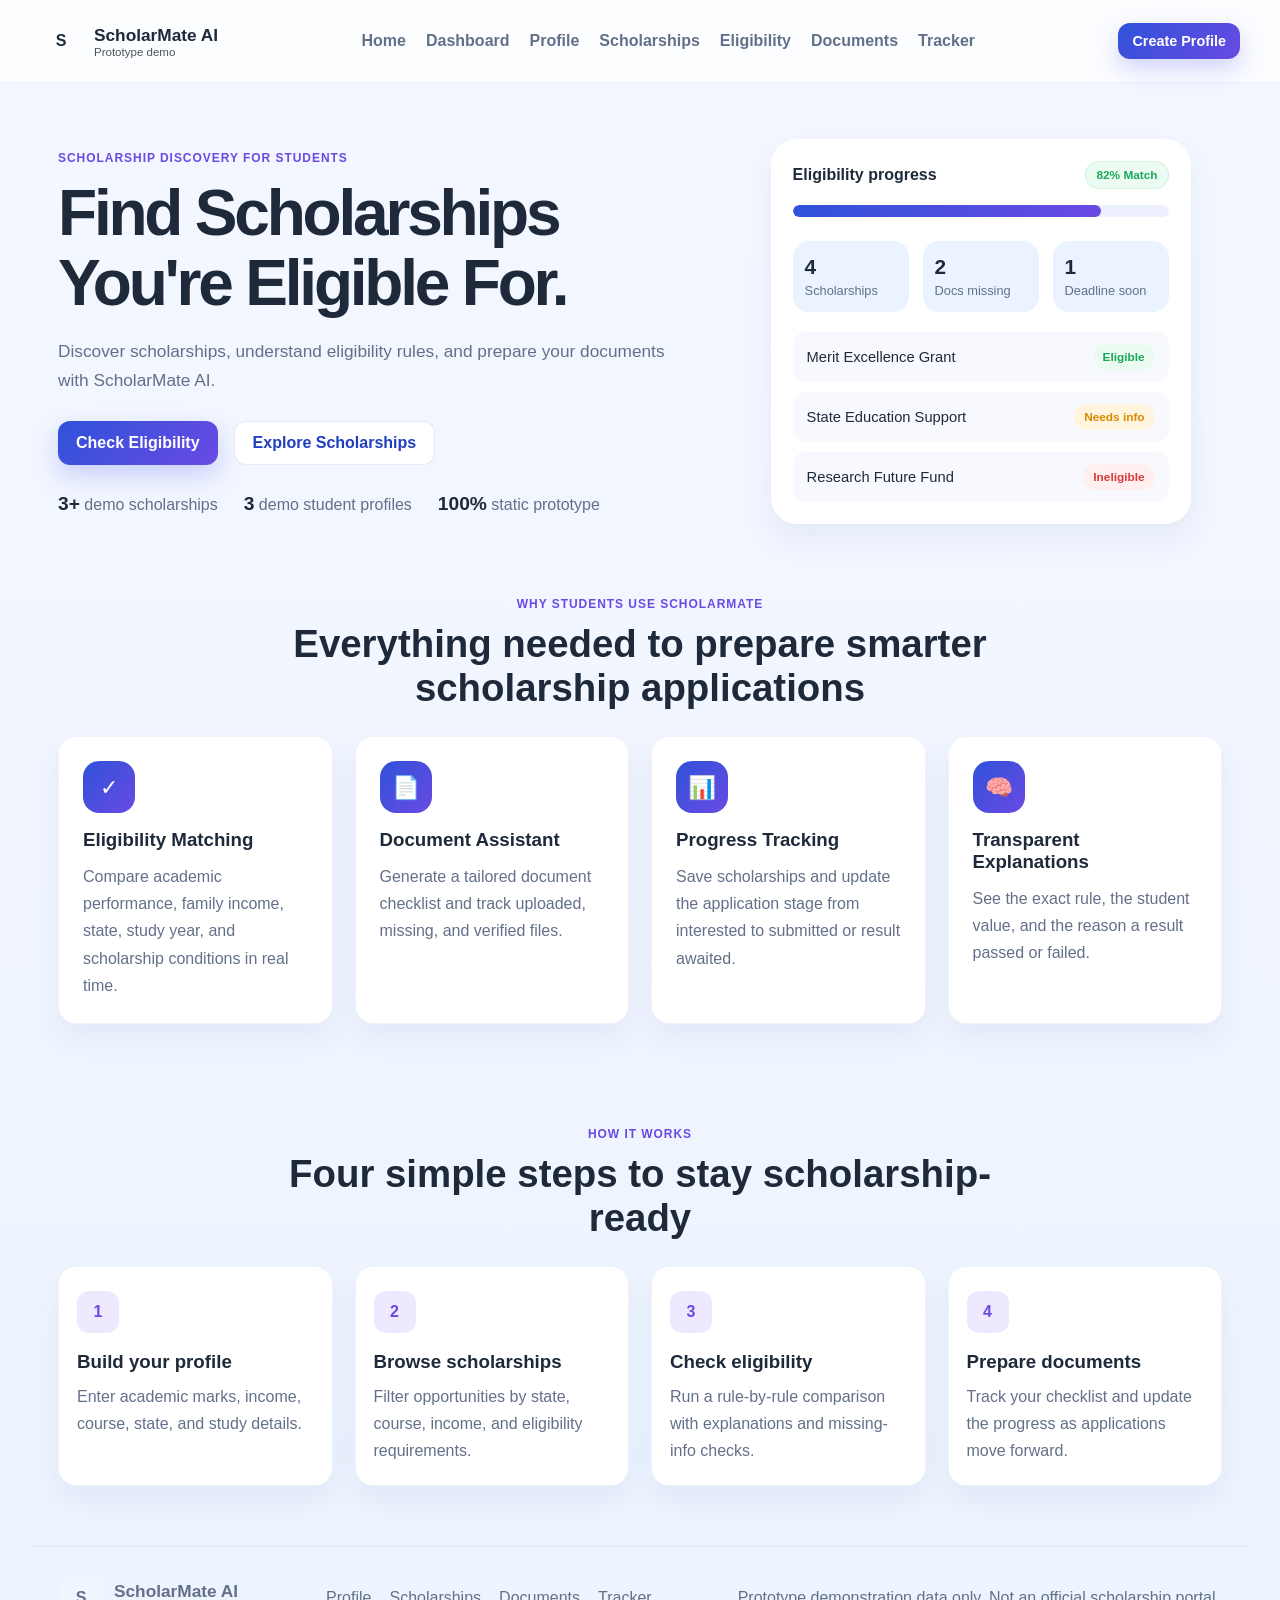
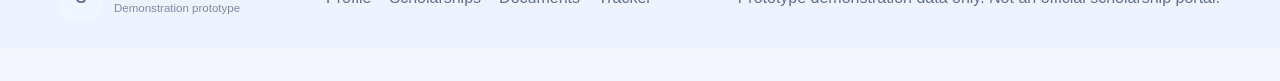
<file: index.html>
<!DOCTYPE html>
<html lang="en">
<head>
  <meta charset="UTF-8" />
  <meta name="viewport" content="width=device-width, initial-scale=1.0" />
  <title>ScholarMate AI</title>
  <meta name="description" content="ScholarMate AI - scholarship eligibility and document assistant prototype." />
  <link rel="stylesheet" href="./css/style.css" />
</head>
<body class="landing-page">
  <header class="topbar">
    <div class="brand-wrap">
      <div class="brand-mark">S</div>
      <div>
        <div class="brand-name">ScholarMate AI</div>
        <div class="brand-subtitle">Prototype demo</div>
      </div>
    </div>

    <nav class="top-nav">
      <a href="./index.html">Home</a>
      <a href="./dashboard.html">Dashboard</a>
      <a href="./profile.html">Profile</a>
      <a href="./scholarships.html">Scholarships</a>
      <a href="./eligibility.html">Eligibility</a>
      <a href="./documents.html">Documents</a>
      <a href="./tracker.html">Tracker</a>
    </nav>

    <a class="button button-primary small" href="./profile.html">Create Profile</a>
  </header>

  <main>
    <section class="hero">
      <div class="hero-copy">
        <span class="eyebrow">Scholarship discovery for students</span>
        <h1>Find Scholarships You're Eligible For.</h1>
        <p>
          Discover scholarships, understand eligibility rules, and prepare your documents with ScholarMate AI.
        </p>

        <div class="hero-actions">
          <a class="button button-primary" href="./eligibility.html">Check Eligibility</a>
          <a class="button button-secondary" href="./scholarships.html">Explore Scholarships</a>
        </div>

        <div class="hero-meta">
          <div><strong>3+</strong> demo scholarships</div>
          <div><strong>3</strong> demo student profiles</div>
          <div><strong>100%</strong> static prototype</div>
        </div>
      </div>

      <div class="hero-visual">
        <div class="dashboard-mini">
          <div class="mini-header">
            <span>Eligibility progress</span>
            <span class="badge badge-success">82% Match</span>
          </div>

          <div class="mini-progress">
            <div class="mini-progress-bar" style="width:82%"></div>
          </div>

          <div class="mini-stats">
            <div class="mini-stat">
              <strong>4</strong>
              <span>Scholarships</span>
            </div>
            <div class="mini-stat">
              <strong>2</strong>
              <span>Docs missing</span>
            </div>
            <div class="mini-stat">
              <strong>1</strong>
              <span>Deadline soon</span>
            </div>
          </div>

          <div class="mini-list">
            <div class="mini-item">
              <span>Merit Excellence Grant</span>
              <span class="status status-green">Eligible</span>
            </div>
            <div class="mini-item">
              <span>State Education Support</span>
              <span class="status status-orange">Needs info</span>
            </div>
            <div class="mini-item">
              <span>Research Future Fund</span>
              <span class="status status-red">Ineligible</span>
            </div>
          </div>
        </div>
      </div>
    </section>

    <section class="features">
      <div class="section-heading">
        <span class="eyebrow">Why students use ScholarMate</span>
        <h2>Everything needed to prepare smarter scholarship applications</h2>
      </div>

      <div class="feature-grid">
        <article class="feature-card">
          <div class="feature-icon">✓</div>
          <h3>Eligibility Matching</h3>
          <p>Compare academic performance, family income, state, study year, and scholarship conditions in real time.</p>
        </article>

        <article class="feature-card">
          <div class="feature-icon">📄</div>
          <h3>Document Assistant</h3>
          <p>Generate a tailored document checklist and track uploaded, missing, and verified files.</p>
        </article>

        <article class="feature-card">
          <div class="feature-icon">📊</div>
          <h3>Progress Tracking</h3>
          <p>Save scholarships and update the application stage from interested to submitted or result awaited.</p>
        </article>

        <article class="feature-card">
          <div class="feature-icon">🧠</div>
          <h3>Transparent Explanations</h3>
          <p>See the exact rule, the student value, and the reason a result passed or failed.</p>
        </article>
      </div>
    </section>

    <section class="how-it-works">
      <div class="section-heading">
        <span class="eyebrow">How it works</span>
        <h2>Four simple steps to stay scholarship-ready</h2>
      </div>

      <div class="steps">
        <div class="step-card">
          <div class="step-number">1</div>
          <h3>Build your profile</h3>
          <p>Enter academic marks, income, course, state, and study details.</p>
        </div>

        <div class="step-card">
          <div class="step-number">2</div>
          <h3>Browse scholarships</h3>
          <p>Filter opportunities by state, course, income, and eligibility requirements.</p>
        </div>

        <div class="step-card">
          <div class="step-number">3</div>
          <h3>Check eligibility</h3>
          <p>Run a rule-by-rule comparison with explanations and missing-info checks.</p>
        </div>

        <div class="step-card">
          <div class="step-number">4</div>
          <h3>Prepare documents</h3>
          <p>Track your checklist and update the progress as applications move forward.</p>
        </div>
      </div>
    </section>
  </main>

  <footer class="site-footer">
    <div class="footer-brand">
      <div class="brand-mark">S</div>
      <div>
        <div class="brand-name">ScholarMate AI</div>
        <div class="brand-subtitle">Demonstration prototype</div>
      </div>
    </div>

    <div class="footer-links">
      <a href="./profile.html">Profile</a>
      <a href="./scholarships.html">Scholarships</a>
      <a href="./documents.html">Documents</a>
      <a href="./tracker.html">Tracker</a>
    </div>

    <p>Prototype demonstration data only. Not an official scholarship portal.</p>
  </footer>

  <script src="./js/app.js"></script>
</body>
</html>
</file>
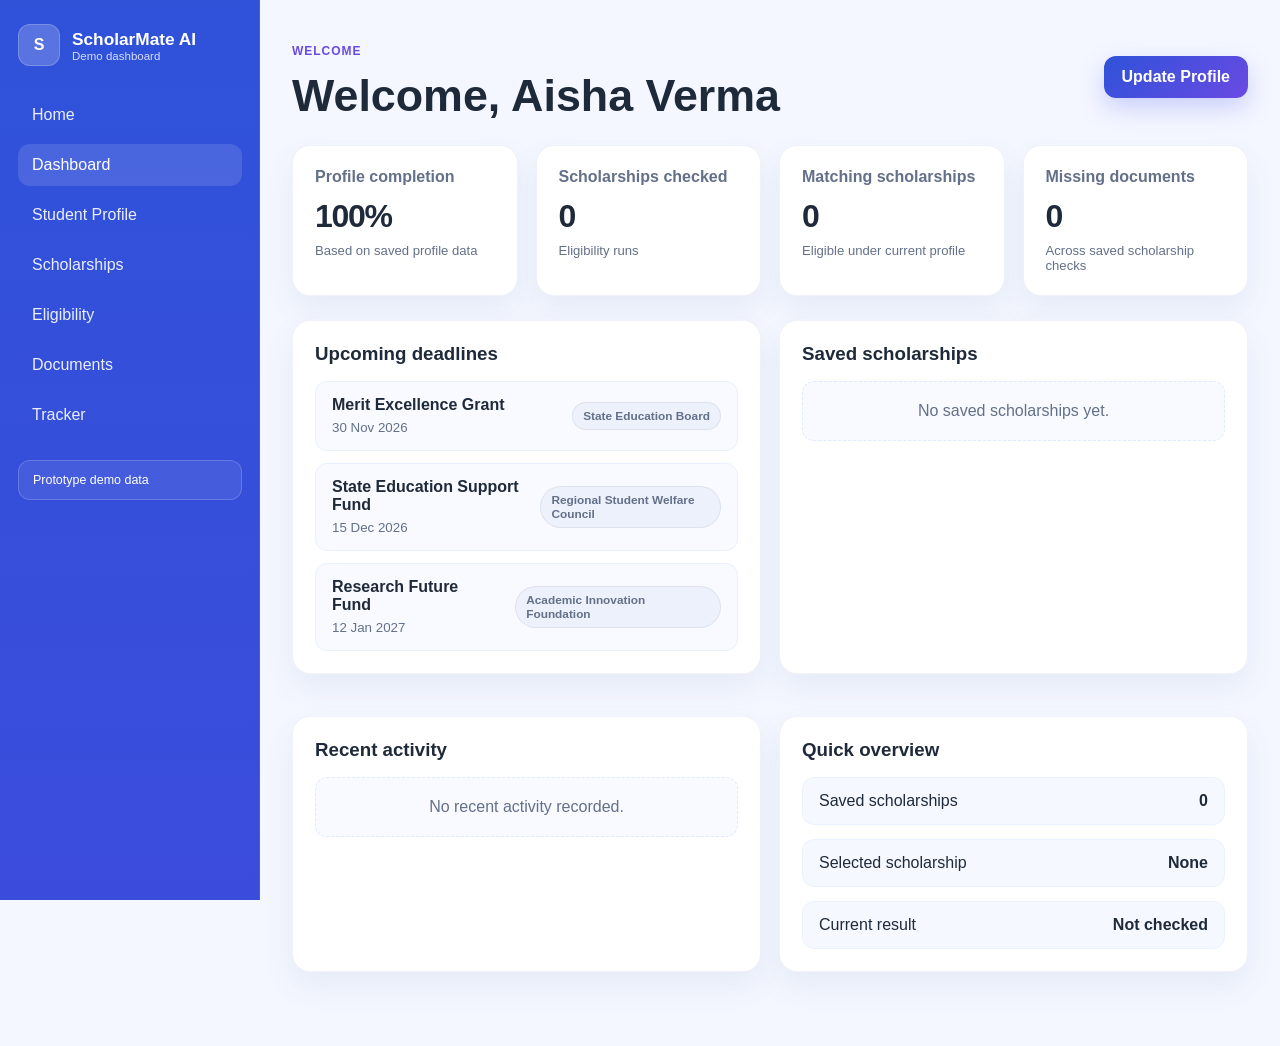
<file: dashboard.html>
<!DOCTYPE html>
<html lang="en">
<head>
  <meta charset="UTF-8" />
  <meta name="viewport" content="width=device-width, initial-scale=1.0" />
  <title>Dashboard | ScholarMate AI</title>
  <link rel="stylesheet" href="./css/style.css" />
</head>
<body>
  <div class="app-shell">
    <aside class="sidebar">
      <div class="brand">
        <div class="brand-mark">S</div>
        <div>
          <div class="brand-name">ScholarMate AI</div>
          <div class="brand-subtitle">Demo dashboard</div>
        </div>
      </div>

      <nav class="sidebar-nav">
        <a href="./index.html">Home</a>
        <a class="active" href="./dashboard.html">Dashboard</a>
        <a href="./profile.html">Student Profile</a>
        <a href="./scholarships.html">Scholarships</a>
        <a href="./eligibility.html">Eligibility</a>
        <a href="./documents.html">Documents</a>
        <a href="./tracker.html">Tracker</a>
      </nav>

      <div class="sidebar-badge">
        Prototype demo data
      </div>
    </aside>

    <main class="page-content">
      <header class="page-header">
        <div>
          <p class="eyebrow">Welcome</p>
          <h1 id="welcome-name">Student Dashboard</h1>
        </div>
        <a class="button button-primary" href="./profile.html">Update Profile</a>
      </header>

      <section class="stats-grid">
        <article class="stat-card">
          <div class="stat-label">Profile completion</div>
          <div class="stat-value" id="profile-completion">0%</div>
          <div class="stat-trend">Based on saved profile data</div>
        </article>

        <article class="stat-card">
          <div class="stat-label">Scholarships checked</div>
          <div class="stat-value" id="scholarships-checked">0</div>
          <div class="stat-trend">Eligibility runs</div>
        </article>

        <article class="stat-card">
          <div class="stat-label">Matching scholarships</div>
          <div class="stat-value" id="matching-scholarships">0</div>
          <div class="stat-trend">Eligible under current profile</div>
        </article>

        <article class="stat-card">
          <div class="stat-label">Missing documents</div>
          <div class="stat-value" id="missing-documents">0</div>
          <div class="stat-trend">Across saved scholarship checks</div>
        </article>
      </section>

      <section class="dashboard-grid">
        <article class="panel">
          <div class="panel-header">
            <h3>Upcoming deadlines</h3>
          </div>
          <div id="deadline-list" class="list-stack"></div>
        </article>

        <article class="panel">
          <div class="panel-header">
            <h3>Saved scholarships</h3>
          </div>
          <div id="saved-scholarships-list" class="list-stack"></div>
        </article>
      </section>

      <section class="dashboard-grid">
        <article class="panel">
          <div class="panel-header">
            <h3>Recent activity</h3>
          </div>
          <div id="recent-activity" class="list-stack"></div>
        </article>

        <article class="panel">
          <div class="panel-header">
            <h3>Quick overview</h3>
          </div>
          <div class="quick-overview">
            <div class="overview-item">
              <span>Saved scholarships</span>
              <strong id="saved-count">0</strong>
            </div>
            <div class="overview-item">
              <span>Selected scholarship</span>
              <strong id="selected-scholarship">None</strong>
            </div>
            <div class="overview-item">
              <span>Current result</span>
              <strong id="current-result">Not checked</strong>
            </div>
          </div>
        </article>
      </section>
    </main>
  </div>

  <script src="./js/app.js"></script>
  <script>
    document.addEventListener('DOMContentLoaded', async () => {
      await fetchScholarships();
      const profile = getProfile();
      const welcome = document.getElementById('welcome-name');
      welcome.textContent = `Welcome, ${profile.name || 'Student'}`;

      const completion = calculateProfileCompletion(profile);
      document.getElementById('profile-completion').textContent = completion + '%';

      const totalChecked = getEligibilityHistory().length;
      const matching = getEligibilityHistory().filter(item => item.result === 'ELIGIBLE_FOR_LISTED_RULES').length;
      document.getElementById('scholarships-checked').textContent = totalChecked;
      document.getElementById('matching-scholarships').textContent = matching;

      const saved = getSavedScholarships();
      document.getElementById('saved-count').textContent = saved.length;

      const docs = getDocumentStatuses();
      let missing = 0;
      Object.values(docs).forEach(item => {
        Object.values(item || {}).forEach(status => {
          if (status === 'missing') missing++;
        });
      });
      document.getElementById('missing-documents').textContent = missing;

      const scholarships = getScholarships();
      const deadlineList = document.getElementById('deadline-list');
      const upcoming = [...scholarships].sort((a, b) => new Date(a.deadline) - new Date(b.deadline)).slice(0, 4);

      deadlineList.innerHTML = upcoming.length
        ? upcoming.map(s => `
          <div class="list-item">
            <div>
              <strong>${s.name}</strong>
              <small>${formatDate(s.deadline)}</small>
            </div>
            <span class="badge badge-neutral">${s.provider}</span>
          </div>
        `).join('')
        : '<div class="empty-state">No upcoming deadlines available.</div>';

      const savedList = document.getElementById('saved-scholarships-list');
      savedList.innerHTML = saved.length
        ? saved.map(s => `
          <div class="list-item">
            <div>
              <strong>${s.name}</strong>
              <small>${s.provider}</small>
            </div>
            <span class="badge badge-primary">${s.progress || 'Interested'}</span>
          </div>
        `).join('')
        : '<div class="empty-state">No saved scholarships yet.</div>';

      const recent = getActivityLog();
      document.getElementById('recent-activity').innerHTML = recent.length
        ? recent.slice(0, 5).map(item => `
          <div class="list-item">
            <div>
              <strong>${item.label}</strong>
              <small>${item.time || 'Recently'}</small>
            </div>
          </div>
        `).join('')
        : '<div class="empty-state">No recent activity recorded.</div>';

      const selected = getSelectedScholarship();
      document.getElementById('selected-scholarship').textContent = selected ? selected.name : 'None';
      const lastResult = getLastEligibilityResult();
      document.getElementById('current-result').textContent = lastResult ? lastResult.result : 'Not checked';
    });
  </script>
</body>
</html>
</file>
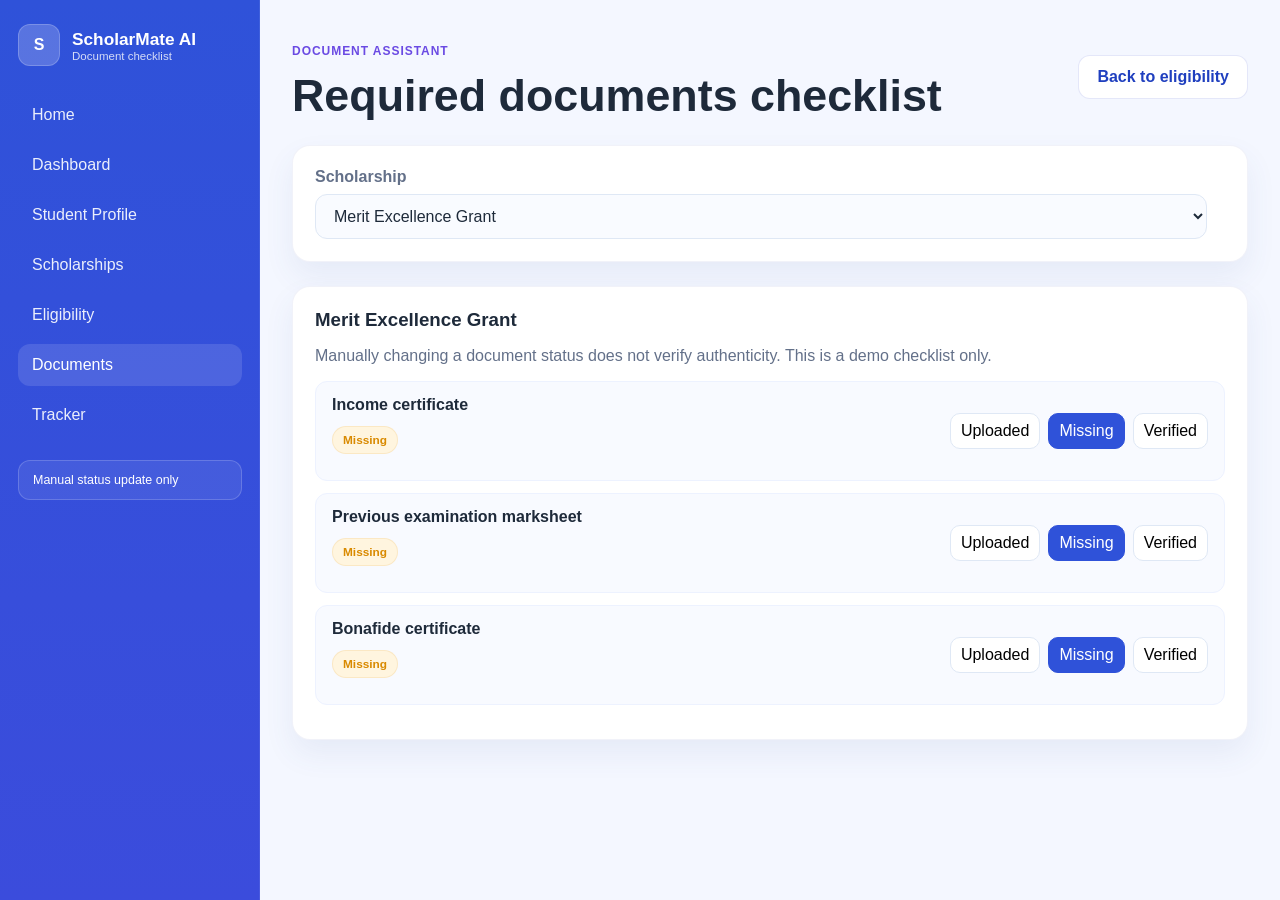
<file: documents.html>
<!DOCTYPE html>
<html lang="en">
<head>
  <meta charset="UTF-8" />
  <meta name="viewport" content="width=device-width, initial-scale=1.0" />
  <title>Documents | ScholarMate AI</title>
  <link rel="stylesheet" href="./css/style.css" />
</head>
<body>
  <div class="app-shell">
    <aside class="sidebar">
      <div class="brand">
        <div class="brand-mark">S</div>
        <div>
          <div class="brand-name">ScholarMate AI</div>
          <div class="brand-subtitle">Document checklist</div>
        </div>
      </div>

      <nav class="sidebar-nav">
        <a href="./index.html">Home</a>
        <a href="./dashboard.html">Dashboard</a>
        <a href="./profile.html">Student Profile</a>
        <a href="./scholarships.html">Scholarships</a>
        <a href="./eligibility.html">Eligibility</a>
        <a class="active" href="./documents.html">Documents</a>
        <a href="./tracker.html">Tracker</a>
      </nav>

      <div class="sidebar-badge">
        Manual status update only
      </div>
    </aside>

    <main class="page-content">
      <header class="page-header">
        <div>
          <p class="eyebrow">Document assistant</p>
          <h1>Required documents checklist</h1>
        </div>
        <a class="button button-secondary" href="./eligibility.html">Back to eligibility</a>
      </header>

      <section class="panel">
        <div class="form-grid single-row">
          <div class="field">
            <label for="document-scholarship">Scholarship</label>
            <select id="document-scholarship"></select>
          </div>
        </div>
      </section>

      <section id="document-checklist" class="panel"></section>
    </main>
  </div>

  <script src="./js/app.js"></script>
  <script src="./js/documents.js"></script>
</body>
</html>
</file>
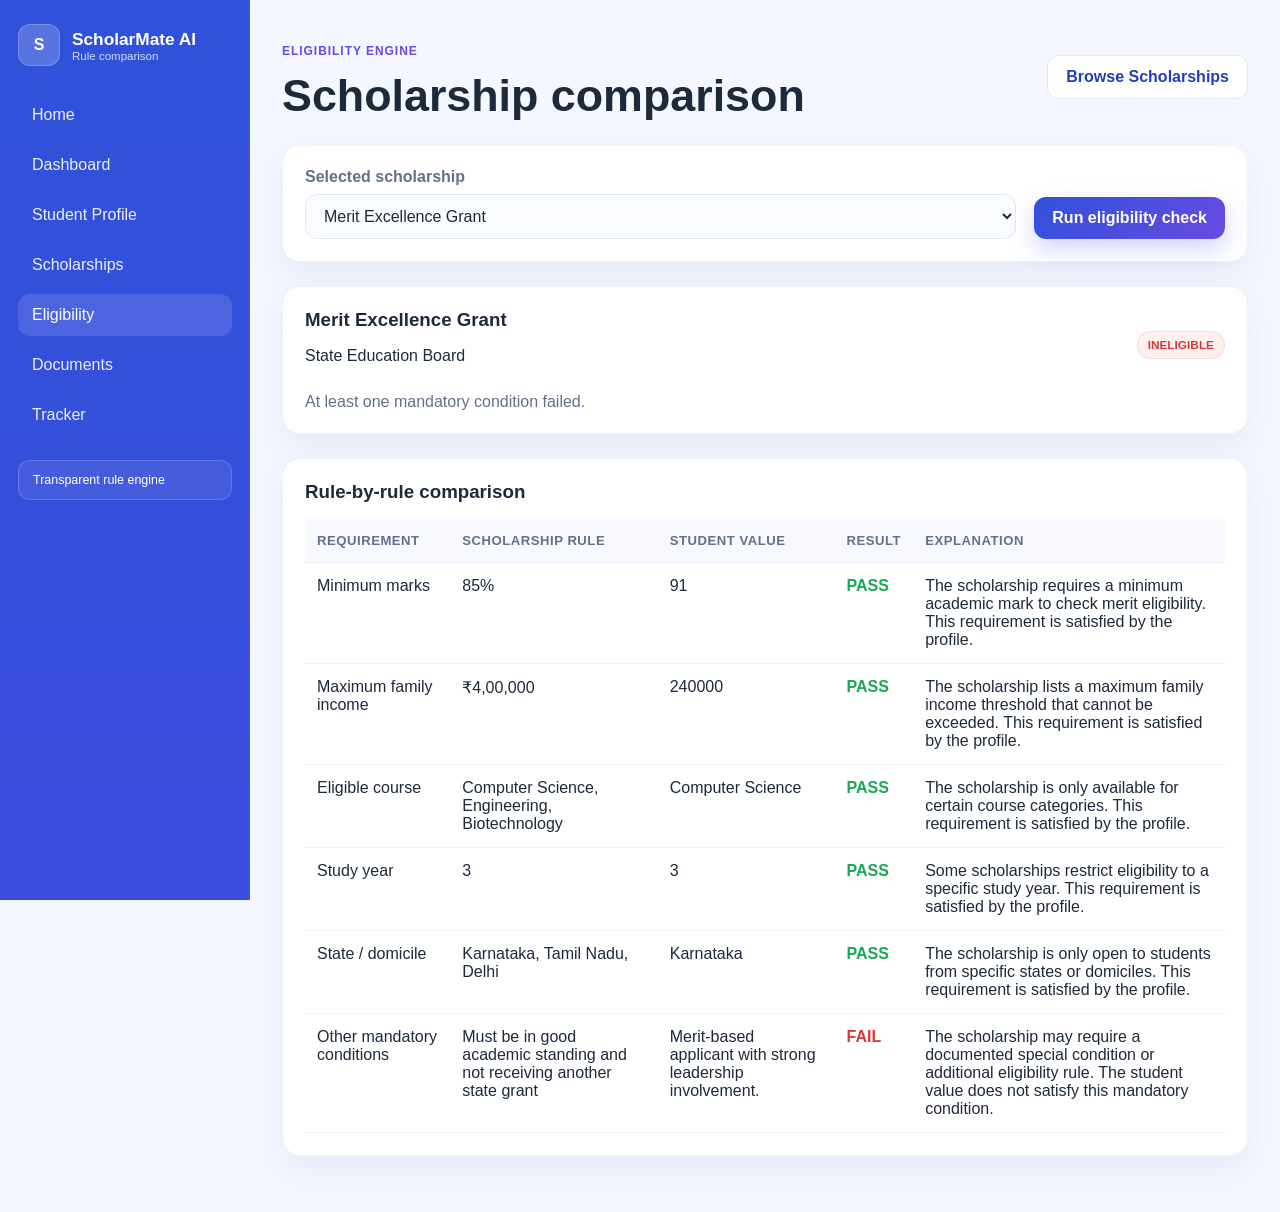
<file: eligibility.html>
<!DOCTYPE html>
<html lang="en">
<head>
  <meta charset="UTF-8" />
  <meta name="viewport" content="width=device-width, initial-scale=1.0" />
  <title>Eligibility | ScholarMate AI</title>
  <link rel="stylesheet" href="./css/style.css" />
</head>
<body>
  <div class="app-shell">
    <aside class="sidebar">
      <div class="brand">
        <div class="brand-mark">S</div>
        <div>
          <div class="brand-name">ScholarMate AI</div>
          <div class="brand-subtitle">Rule comparison</div>
        </div>
      </div>

      <nav class="sidebar-nav">
        <a href="./index.html">Home</a>
        <a href="./dashboard.html">Dashboard</a>
        <a href="./profile.html">Student Profile</a>
        <a href="./scholarships.html">Scholarships</a>
        <a class="active" href="./eligibility.html">Eligibility</a>
        <a href="./documents.html">Documents</a>
        <a href="./tracker.html">Tracker</a>
      </nav>

      <div class="sidebar-badge">
        Transparent rule engine
      </div>
    </aside>

    <main class="page-content">
      <header class="page-header">
        <div>
          <p class="eyebrow">Eligibility engine</p>
          <h1>Scholarship comparison</h1>
        </div>
        <a class="button button-secondary" href="./scholarships.html">Browse Scholarships</a>
      </header>

      <section class="panel">
        <div class="form-grid single-row">
          <div class="field">
            <label for="selected-scholarship">Selected scholarship</label>
            <select id="selected-scholarship"></select>
          </div>
          <div class="field">
            <button id="run-eligibility" class="button button-primary">Run eligibility check</button>
          </div>
        </div>
      </section>

      <section id="eligibility-summary" class="panel"></section>

      <section class="panel">
        <div class="panel-header">
          <h3>Rule-by-rule comparison</h3>
        </div>
        <div class="table-wrap">
          <table class="data-table">
            <thead>
              <tr>
                <th>Requirement</th>
                <th>Scholarship Rule</th>
                <th>Student Value</th>
                <th>Result</th>
                <th>Explanation</th>
              </tr>
            </thead>
            <tbody id="eligibility-table-body"></tbody>
          </table>
        </div>
      </section>
    </main>
  </div>

  <script src="./js/app.js"></script>
  <script src="./js/eligibility.js"></script>
</body>
</html>
</file>
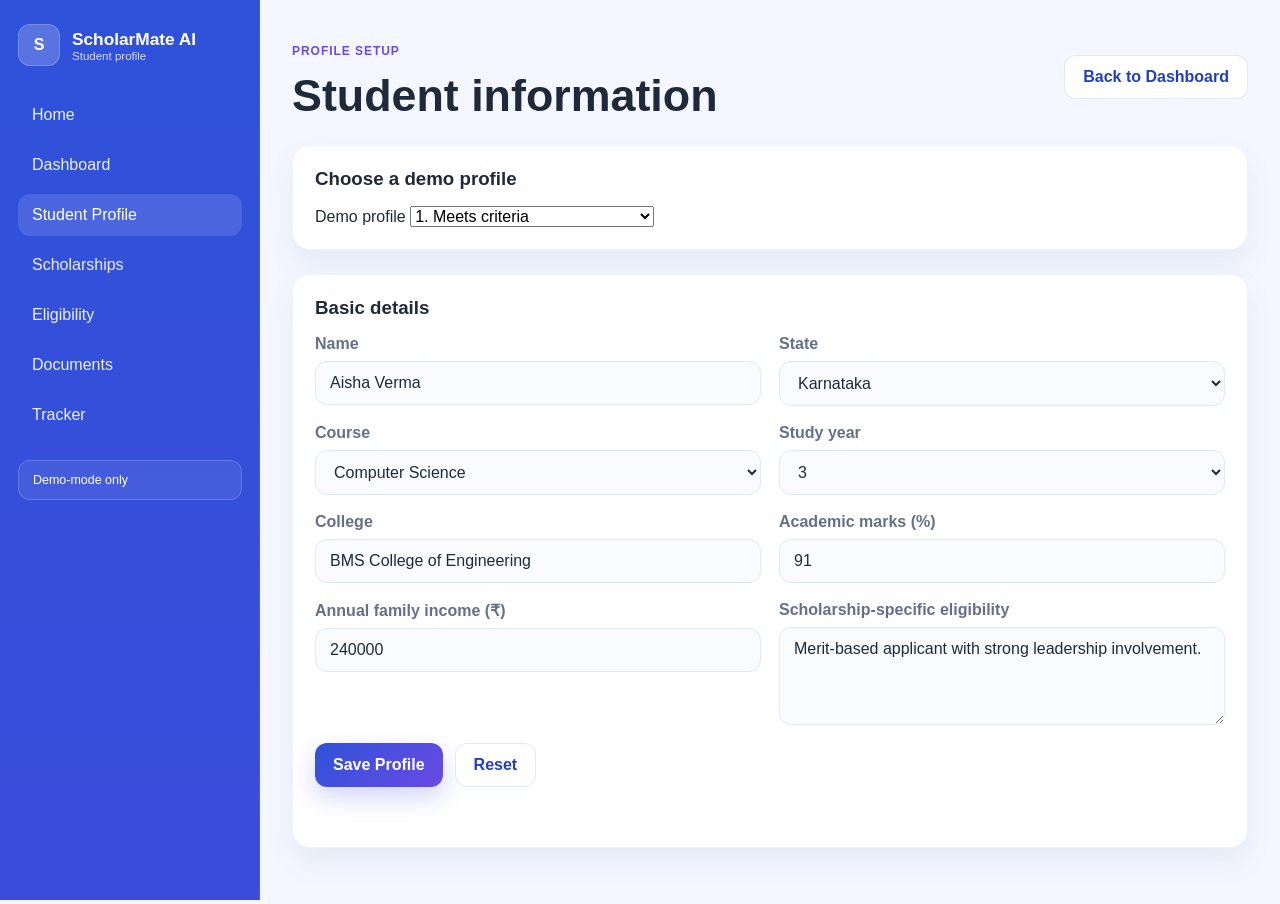
<file: profile.html>
<!DOCTYPE html>
<html lang="en">
<head>
  <meta charset="UTF-8" />
  <meta name="viewport" content="width=device-width, initial-scale=1.0" />
  <title>Student Profile | ScholarMate AI</title>
  <link rel="stylesheet" href="./css/style.css" />
</head>
<body>
  <div class="app-shell">
    <aside class="sidebar">
      <div class="brand">
        <div class="brand-mark">S</div>
        <div>
          <div class="brand-name">ScholarMate AI</div>
          <div class="brand-subtitle">Student profile</div>
        </div>
      </div>

      <nav class="sidebar-nav">
        <a href="./index.html">Home</a>
        <a href="./dashboard.html">Dashboard</a>
        <a class="active" href="./profile.html">Student Profile</a>
        <a href="./scholarships.html">Scholarships</a>
        <a href="./eligibility.html">Eligibility</a>
        <a href="./documents.html">Documents</a>
        <a href="./tracker.html">Tracker</a>
      </nav>

      <div class="sidebar-badge">
        Demo-mode only
      </div>
    </aside>

    <main class="page-content">
      <header class="page-header">
        <div>
          <p class="eyebrow">Profile setup</p>
          <h1>Student information</h1>
        </div>
        <a class="button button-secondary" href="./dashboard.html">Back to Dashboard</a>
      </header>

      <section class="panel">
        <div class="panel-header">
          <h3>Choose a demo profile</h3>
        </div>

        <div class="form-row">
          <label for="demo-profile">Demo profile</label>
          <select id="demo-profile">
            <option value="eligible">1. Meets criteria</option>
            <option value="ineligible">2. Fails mandatory requirement</option>
            <option value="missing">3. Missing required information</option>
          </select>
        </div>
      </section>

      <form id="profile-form" class="panel form-panel" novalidate>
        <div class="panel-header">
          <h3>Basic details</h3>
        </div>

        <div class="form-grid">
          <div class="field">
            <label for="name">Name</label>
            <input id="name" name="name" type="text" placeholder="Full name" required />
          </div>

          <div class="field">
            <label for="state">State</label>
            <select id="state" name="state" required>
              <option value="">Select state</option>
              <option value="Karnataka">Karnataka</option>
              <option value="Maharashtra">Maharashtra</option>
              <option value="Tamil Nadu">Tamil Nadu</option>
              <option value="Delhi">Delhi</option>
              <option value="West Bengal">West Bengal</option>
              <option value="Kerala">Kerala</option>
            </select>
          </div>

          <div class="field">
            <label for="course">Course</label>
            <select id="course" name="course" required>
              <option value="">Select course</option>
              <option value="Computer Science">Computer Science</option>
              <option value="Engineering">Engineering</option>
              <option value="Business Administration">Business Administration</option>
              <option value="Biotechnology">Biotechnology</option>
              <option value="Economics">Economics</option>
              <option value="Law">Law</option>
            </select>
          </div>

          <div class="field">
            <label for="studyYear">Study year</label>
            <select id="studyYear" name="studyYear" required>
              <option value="">Select year</option>
              <option value="1">1</option>
              <option value="2">2</option>
              <option value="3">3</option>
              <option value="4">4</option>
              <option value="5">5</option>
            </select>
          </div>

          <div class="field">
            <label for="college">College</label>
            <input id="college" name="college" type="text" placeholder="College name" required />
          </div>

          <div class="field">
            <label for="academicMarks">Academic marks (%)</label>
            <input id="academicMarks" name="academicMarks" type="number" min="0" max="100" step="0.1" placeholder="e.g. 89.5" required />
          </div>

          <div class="field">
            <label for="annualFamilyIncome">Annual family income (₹)</label>
            <input id="annualFamilyIncome" name="annualFamilyIncome" type="number" min="0" step="1000" placeholder="e.g. 240000" required />
          </div>

          <div class="field">
            <label for="specialCondition">Scholarship-specific eligibility</label>
            <textarea id="specialCondition" name="specialCondition" rows="4" placeholder="E.g. Need to show leadership, disability status, first-generation applicant, etc."></textarea>
          </div>
        </div>

        <div class="form-actions">
          <button type="submit" class="button button-primary">Save Profile</button>
          <button type="button" id="clear-profile" class="button button-secondary">Reset</button>
        </div>

        <div id="profile-message" class="form-message" aria-live="polite"></div>
      </form>
    </main>
  </div>

  <script src="./js/app.js"></script>
  <script src="./js/profile.js"></script>
</body>
</html>
</file>
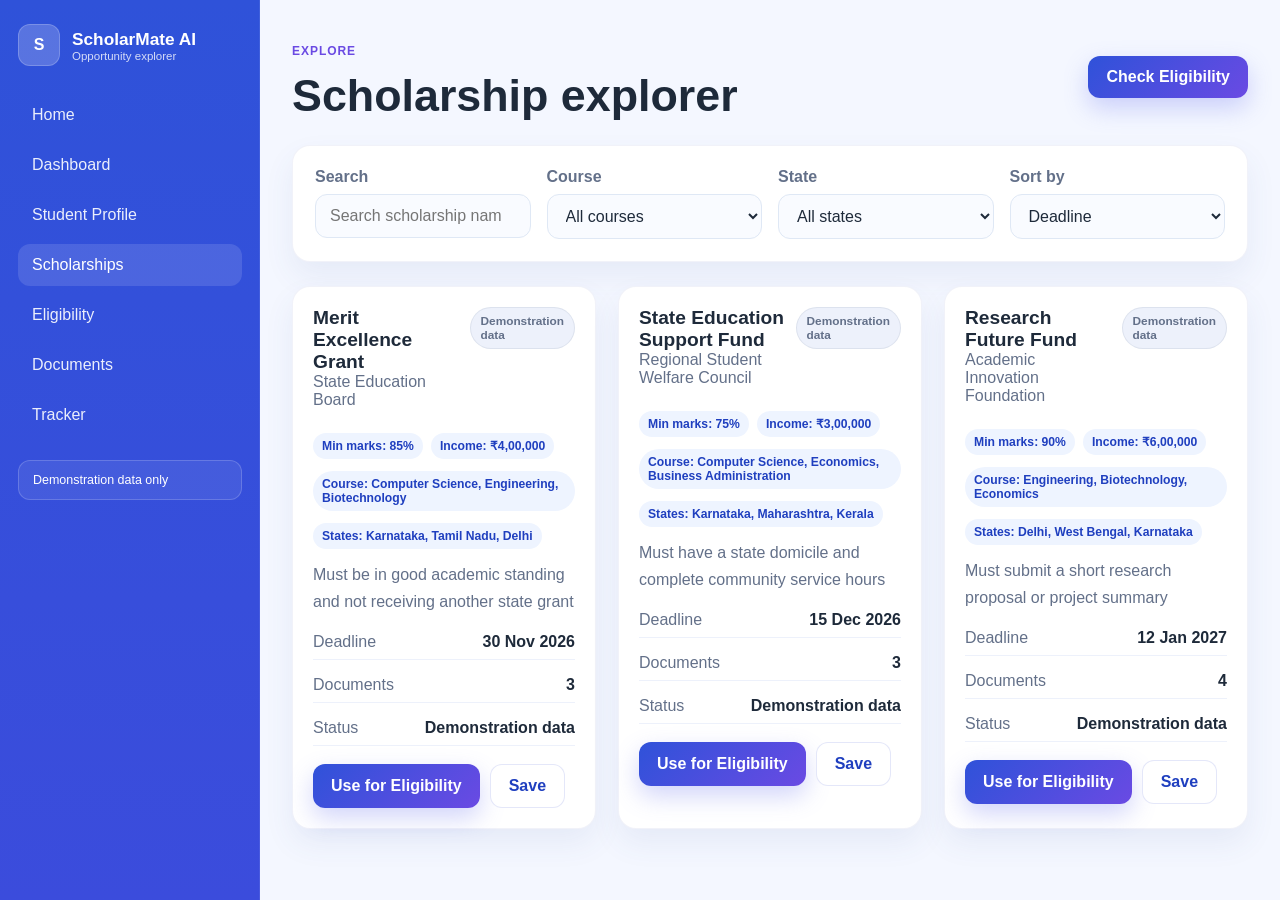
<file: scholarships.html>
<!DOCTYPE html>
<html lang="en">
<head>
  <meta charset="UTF-8" />
  <meta name="viewport" content="width=device-width, initial-scale=1.0" />
  <title>Scholarships | ScholarMate AI</title>
  <link rel="stylesheet" href="./css/style.css" />
</head>
<body>
  <div class="app-shell">
    <aside class="sidebar">
      <div class="brand">
        <div class="brand-mark">S</div>
        <div>
          <div class="brand-name">ScholarMate AI</div>
          <div class="brand-subtitle">Opportunity explorer</div>
        </div>
      </div>

      <nav class="sidebar-nav">
        <a href="./index.html">Home</a>
        <a href="./dashboard.html">Dashboard</a>
        <a href="./profile.html">Student Profile</a>
        <a class="active" href="./scholarships.html">Scholarships</a>
        <a href="./eligibility.html">Eligibility</a>
        <a href="./documents.html">Documents</a>
        <a href="./tracker.html">Tracker</a>
      </nav>

      <div class="sidebar-badge">
        Demonstration data only
      </div>
    </aside>

    <main class="page-content">
      <header class="page-header">
        <div>
          <p class="eyebrow">Explore</p>
          <h1>Scholarship explorer</h1>
        </div>
        <a class="button button-primary" href="./eligibility.html">Check Eligibility</a>
      </header>

      <section class="panel">
        <div class="filter-grid">
          <div class="field">
            <label for="scholarship-search">Search</label>
            <input id="scholarship-search" type="search" placeholder="Search scholarship name or provider" />
          </div>

          <div class="field">
            <label for="course-filter">Course</label>
            <select id="course-filter">
              <option value="">All courses</option>
            </select>
          </div>

          <div class="field">
            <label for="state-filter">State</label>
            <select id="state-filter">
              <option value="">All states</option>
            </select>
          </div>

          <div class="field">
            <label for="sort-select">Sort by</label>
            <select id="sort-select">
              <option value="deadline">Deadline</option>
              <option value="name">Name</option>
              <option value="minMarks">Minimum marks</option>
            </select>
          </div>
        </div>
      </section>

      <section id="scholarship-list" class="card-grid"></section>
    </main>
  </div>

  <script src="./js/app.js"></script>
  <script src="./js/scholarships.js"></script>
</body>
</html>
</file>
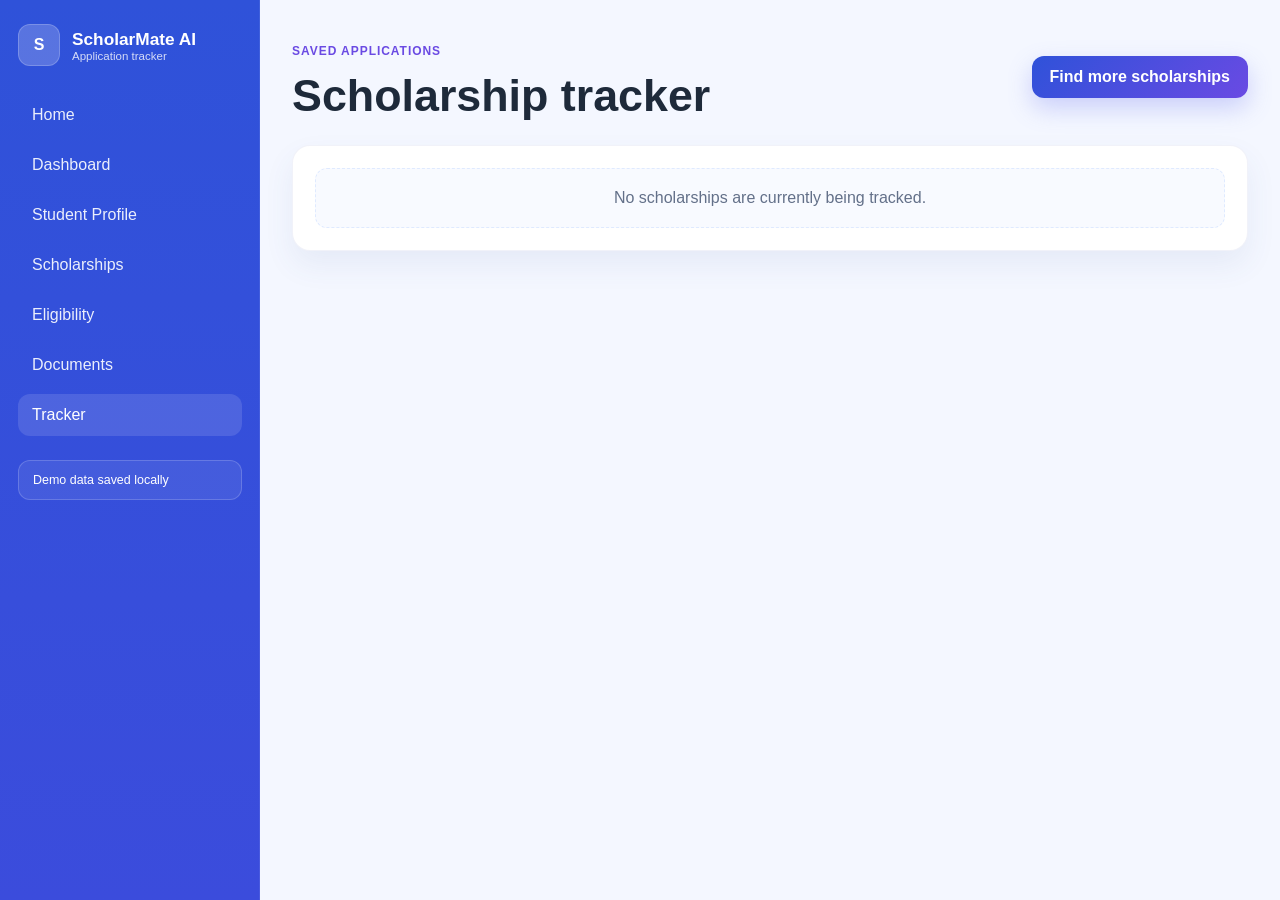
<file: tracker.html>
<!DOCTYPE html>
<html lang="en">
<head>
  <meta charset="UTF-8" />
  <meta name="viewport" content="width=device-width, initial-scale=1.0" />
  <title>Tracker | ScholarMate AI</title>
  <link rel="stylesheet" href="./css/style.css" />
</head>
<body>
  <div class="app-shell">
    <aside class="sidebar">
      <div class="brand">
        <div class="brand-mark">S</div>
        <div>
          <div class="brand-name">ScholarMate AI</div>
          <div class="brand-subtitle">Application tracker</div>
        </div>
      </div>

      <nav class="sidebar-nav">
        <a href="./index.html">Home</a>
        <a href="./dashboard.html">Dashboard</a>
        <a href="./profile.html">Student Profile</a>
        <a href="./scholarships.html">Scholarships</a>
        <a href="./eligibility.html">Eligibility</a>
        <a href="./documents.html">Documents</a>
        <a class="active" href="./tracker.html">Tracker</a>
      </nav>

      <div class="sidebar-badge">
        Demo data saved locally
      </div>
    </aside>

    <main class="page-content">
      <header class="page-header">
        <div>
          <p class="eyebrow">Saved applications</p>
          <h1>Scholarship tracker</h1>
        </div>
        <a class="button button-primary" href="./scholarships.html">Find more scholarships</a>
      </header>

      <section id="tracker-list" class="panel"></section>
    </main>
  </div>

  <script src="./js/app.js"></script>
  <script src="./js/tracker.js"></script>
</body>
</html>
</file>
<file: css/style.css>
:root {
  --primary: #2f52d9;
  --primary-dark: #1f3fbf;
  --secondary: #6a4ae3;
  --secondary-soft: #efe9ff;
  --accent: #eaf3ff;
  --bg: #f4f7ff;
  --panel: #ffffff;
  --text: #1e2a3a;
  --muted: #637089;
  --line: #dfe8f5;
  --success: #18a957;
  --success-soft: #ecfbf2;
  --warning: #d98a00;
  --warning-soft: #fff5df;
  --danger: #d53a3a;
  --danger-soft: #ffefef;
  --shadow: 0 14px 30px rgba(58, 84, 155, 0.08);
  --radius: 18px;
}

* { box-sizing: border-box; }

html, body {
  margin: 0;
  padding: 0;
  min-height: 100%;
  font-family: "Segoe UI", Tahoma, Geneva, Verdana, sans-serif;
  color: var(--text);
  background: var(--bg);
}

a { color: inherit; text-decoration: none; }

button, input, select, textarea {
  font: inherit;
}

body.landing-page {
  background: linear-gradient(180deg, #f4f7ff 0%, #edf4ff 100%);
}

.app-shell {
  display: flex;
  min-height: 100vh;
}

.sidebar {
  width: 260px;
  background: linear-gradient(180deg, var(--primary) 0%, #3b4cdc 100%);
  color: white;
  padding: 24px 18px;
  position: sticky;
  top: 0;
  height: 100vh;
  box-shadow: inset -1px 0 0 rgba(255,255,255,0.08);
}

.brand {
  display: flex;
  align-items: center;
  gap: 12px;
  margin-bottom: 28px;
}

.brand-mark {
  width: 42px;
  height: 42px;
  border-radius: 12px;
  display: grid;
  place-items: center;
  font-weight: 800;
  background: rgba(255,255,255,0.2);
  border: 1px solid rgba(255,255,255,0.2);
}

.brand-name {
  font-size: 1.08rem;
  font-weight: 700;
}

.brand-subtitle {
  opacity: 0.8;
  font-size: 0.72rem;
}

.sidebar-nav {
  display: flex;
  flex-direction: column;
  gap: 8px;
}

.sidebar-nav a {
  display: block;
  padding: 12px 14px;
  border-radius: 12px;
  color: rgba(255,255,255,0.9);
  transition: 0.2s ease;
}

.sidebar-nav a:hover,
.sidebar-nav a.active {
  background: rgba(255,255,255,0.12);
  color: white;
}

.sidebar-badge {
  margin-top: 24px;
  padding: 12px 14px;
  border: 1px solid rgba(255,255,255,0.18);
  border-radius: 12px;
  background: rgba(255,255,255,0.08);
  font-size: 0.78rem;
}

.page-content {
  flex: 1;
  padding: 32px;
}

.topbar {
  display: flex;
  justify-content: space-between;
  align-items: center;
  padding: 20px 40px;
  background: rgba(255,255,255,0.7);
  backdrop-filter: blur(10px);
  border-bottom: 1px solid rgba(67,96,206,0.08);
  position: sticky;
  top: 0;
  z-index: 10;
}

.brand-wrap {
  display: flex;
  align-items: center;
  gap: 12px;
}

.top-nav {
  display: flex;
  align-items: center;
  gap: 20px;
  color: var(--muted);
  font-weight: 600;
}

.top-nav a {
  transition: color 0.2s ease;
}

.top-nav a:hover {
  color: var(--primary);
}

.hero {
  max-width: 1220px;
  margin: 0 auto;
  padding: 56px 28px 30px;
  display: grid;
  grid-template-columns: 1.15fr 0.85fr;
  align-items: center;
  gap: 28px;
}

.hero-copy h1 {
  font-size: clamp(2.4rem, 5vw, 4rem);
  line-height: 1.1;
  margin: 12px 0 18px;
  letter-spacing: -0.05em;
}

.hero-copy p {
  font-size: 1.08rem;
  line-height: 1.7;
  color: var(--muted);
  max-width: 620px;
}

.eyebrow {
  text-transform: uppercase;
  letter-spacing: 0.08em;
  font-weight: 700;
  font-size: 0.75rem;
  color: var(--secondary);
}

.hero-actions {
  display: flex;
  gap: 16px;
  margin-top: 26px;
  flex-wrap: wrap;
}

.button {
  border: none;
  border-radius: 12px;
  padding: 12px 18px;
  font-weight: 700;
  cursor: pointer;
  transition: transform 0.2s ease, box-shadow 0.2s ease;
  display: inline-flex;
  align-items: center;
  justify-content: center;
  gap: 8px;
}

.button:hover {
  transform: translateY(-1px);
}

.button-primary {
  background: linear-gradient(135deg, var(--primary) 0%, var(--secondary) 100%);
  color: white;
  box-shadow: 0 10px 24px rgba(92, 103, 236, 0.28);
}

.button-secondary {
  background: white;
  color: var(--primary-dark);
  border: 1px solid rgba(64, 88, 211, 0.14);
}

.button-danger {
  background: var(--danger);
  color: white;
}

.small {
  padding: 10px 14px;
  font-size: 0.9rem;
}

.hero-meta {
  margin-top: 28px;
  display: flex;
  flex-wrap: wrap;
  gap: 26px;
  color: var(--muted);
}

.hero-meta strong {
  color: var(--text);
  font-size: 1.2rem;
}

.hero-visual {
  display: flex;
  justify-content: center;
}

.dashboard-mini {
  width: min(100%, 420px);
  background: white;
  border-radius: 26px;
  box-shadow: var(--shadow);
  padding: 22px;
}

.mini-header {
  display: flex;
  justify-content: space-between;
  align-items: center;
  margin-bottom: 16px;
  font-weight: 600;
}

.mini-progress {
  width: 100%;
  height: 12px;
  border-radius: 999px;
  background: #edf1ff;
  overflow: hidden;
  margin-bottom: 24px;
}

.mini-progress-bar {
  height: 100%;
  background: linear-gradient(90deg, var(--primary) 0%, var(--secondary) 100%);
  border-radius: 999px;
}

.mini-stats {
  display: grid;
  grid-template-columns: repeat(3, minmax(0, 1fr));
  gap: 14px;
  margin-bottom: 20px;
}

.mini-stat {
  background: var(--accent);
  border-radius: 16px;
  padding: 14px 12px;
  display: flex;
  flex-direction: column;
  gap: 4px;
}

.mini-stat strong {
  font-size: 1.3rem;
}

.mini-stat span {
  color: var(--muted);
  font-size: 0.8rem;
}

.mini-list {
  display: flex;
  flex-direction: column;
  gap: 10px;
}

.mini-item {
  display: flex;
  justify-content: space-between;
  align-items: center;
  padding: 12px 14px;
  background: #f7f9ff;
  border-radius: 12px;
  gap: 12px;
  font-size: 0.92rem;
}

.section-heading {
  margin: 0 auto 26px;
  max-width: 760px;
  text-align: center;
}

.section-heading h2 {
  margin: 10px 0 0;
  font-size: clamp(1.8rem, 3vw, 2.6rem);
}

.features, .how-it-works {
  max-width: 1220px;
  margin: 0 auto;
  padding: 40px 28px 60px;
}

.feature-grid {
  display: grid;
  grid-template-columns: repeat(4, minmax(0, 1fr));
  gap: 22px;
}

.feature-card {
  background: white;
  border-radius: var(--radius);
  box-shadow: var(--shadow);
  padding: 24px;
  border: 1px solid rgba(81,103,191,0.08);
}

.feature-icon {
  width: 52px;
  height: 52px;
  display: grid;
  place-items: center;
  background: linear-gradient(135deg, var(--primary) 0%, var(--secondary) 100%);
  border-radius: 16px;
  font-size: 1.4rem;
  color: white;
  margin-bottom: 16px;
}

.feature-card h3 {
  margin: 0 0 12px;
}

.feature-card p {
  margin: 0;
  color: var(--muted);
  line-height: 1.7;
}

.steps {
  display: grid;
  grid-template-columns: repeat(4, minmax(0, 1fr));
  gap: 22px;
}

.step-card {
  background: white;
  border-radius: var(--radius);
  padding: 24px 18px 20px;
  box-shadow: var(--shadow);
  border: 1px solid rgba(81,103,191,0.08);
}

.step-number {
  width: 42px;
  height: 42px;
  border-radius: 12px;
  display: grid;
  place-items: center;
  background: var(--secondary-soft);
  color: var(--secondary);
  font-weight: 800;
  margin-bottom: 18px;
}

.step-card h3 {
  margin: 0 0 10px;
}

.step-card p {
  margin: 0;
  color: var(--muted);
  line-height: 1.7;
}

.site-footer {
  max-width: 1220px;
  margin: 0 auto 32px;
  padding: 26px 30px;
  border-top: 1px solid var(--line);
  display: flex;
  justify-content: space-between;
  align-items: center;
  gap: 18px;
  color: var(--muted);
  flex-wrap: wrap;
}

.footer-brand {
  display: flex;
  align-items: center;
  gap: 12px;
}

.footer-links {
  display: flex;
  gap: 18px;
  flex-wrap: wrap;
}

.page-header {
  display: flex;
  flex-wrap: wrap;
  justify-content: space-between;
  align-items: center;
  gap: 16px;
  margin-bottom: 24px;
}

.page-header h1 {
  margin: 8px 0 0;
  font-size: clamp(2rem, 4vw, 2.8rem);
}

.panel {
  background: white;
  border-radius: var(--radius);
  box-shadow: var(--shadow);
  border: 1px solid rgba(78, 93, 173, 0.08);
  padding: 22px;
  margin-bottom: 24px;
}

.panel-header {
  display: flex;
  align-items: center;
  justify-content: space-between;
  margin-bottom: 16px;
}

.panel-header h3 {
  margin: 0;
}

.form-panel {
  max-width: 960px;
}

.form-grid {
  display: grid;
  grid-template-columns: repeat(2, minmax(0, 1fr));
  gap: 18px;
}

.single-row {
  grid-template-columns: 1fr auto;
  align-items: end;
}

.field {
  display: flex;
  flex-direction: column;
  gap: 8px;
}

.field label {
  font-weight: 600;
  color: var(--muted);
}

.field input,
.field select,
.field textarea {
  border: 1px solid var(--line);
  border-radius: 12px;
  padding: 12px 14px;
  background: #f9fbff;
  color: var(--text);
}

.field input:focus,
.field select:focus,
.field textarea:focus {
  border-color: rgba(61, 92, 222, 0.45);
  outline: none;
  box-shadow: 0 0 0 3px rgba(88, 119, 237, 0.08);
}

.form-actions {
  display: flex;
  gap: 12px;
  margin-top: 18px;
  flex-wrap: wrap;
}

.form-message {
  min-height: 24px;
  margin-top: 14px;
  color: var(--muted);
  font-weight: 600;
}

.form-message.success { color: var(--success); }
.form-message.error { color: var(--danger); }

.stats-grid {
  display: grid;
  grid-template-columns: repeat(4, minmax(0, 1fr));
  gap: 18px;
  margin-bottom: 24px;
}

.stat-card {
  background: white;
  border-radius: var(--radius);
  box-shadow: var(--shadow);
  padding: 22px;
  border: 1px solid rgba(78,93,173,0.08);
}

.stat-label {
  color: var(--muted);
  margin-bottom: 12px;
  font-weight: 600;
}

.stat-value {
  font-size: 2rem;
  font-weight: 800;
  margin-bottom: 8px;
  letter-spacing: -0.04em;
}

.stat-trend {
  color: var(--muted);
  font-size: 0.82rem;
}

.dashboard-grid {
  display: grid;
  grid-template-columns: repeat(2, minmax(0, 1fr));
  gap: 18px;
  margin-bottom: 18px;
}

.list-stack {
  display: flex;
  flex-direction: column;
  gap: 12px;
}

.list-item {
  display: flex;
  justify-content: space-between;
  align-items: center;
  gap: 16px;
  padding: 14px 16px;
  background: #f8faff;
  border: 1px solid #e9f0ff;
  border-radius: 12px;
}

.list-item strong {
  display: block;
  margin-bottom: 4px;
}

.list-item small {
  color: var(--muted);
}

.quick-overview {
  display: flex;
  flex-direction: column;
  gap: 14px;
}

.overview-item {
  display: flex;
  justify-content: space-between;
  align-items: center;
  padding: 14px 16px;
  background: #f5f8ff;
  border-radius: 12px;
  border: 1px solid #ecf1ff;
}

.badge {
  display: inline-flex;
  align-items: center;
  justify-content: center;
  border-radius: 999px;
  padding: 6px 10px;
  font-size: 0.74rem;
  font-weight: 700;
  border: 1px solid transparent;
}

.badge-primary {
  background: rgba(47,82,217,0.08);
  color: var(--primary);
  border-color: rgba(47,82,217,0.12);
}

.badge-success {
  background: var(--success-soft);
  color: var(--success);
  border-color: rgba(24,169,87,0.12);
}

.badge-warning {
  background: var(--warning-soft);
  color: var(--warning);
  border-color: rgba(217,138,0,0.12);
}

.badge-danger {
  background: var(--danger-soft);
  color: var(--danger);
  border-color: rgba(213,58,58,0.12);
}

.badge-neutral {
  background: #edf1fb;
  color: var(--muted);
  border-color: rgba(99,112,137,0.12);
}

.status {
  display: inline-flex;
  border-radius: 999px;
  padding: 6px 10px;
  font-size: 0.74rem;
  font-weight: 700;
}

.status-green {
  background: var(--success-soft);
  color: var(--success);
}

.status-orange {
  background: var(--warning-soft);
  color: var(--warning);
}

.status-red {
  background: var(--danger-soft);
  color: var(--danger);
}

.status-blue {
  background: rgba(47,82,217,0.08);
  color: var(--primary);
}

.filter-grid {
  display: grid;
  grid-template-columns: repeat(4, minmax(0, 1fr));
  gap: 16px;
}

.card-grid {
  display: grid;
  grid-template-columns: repeat(3, minmax(0, 1fr));
  gap: 22px;
}

.scholarship-card {
  background: white;
  border-radius: var(--radius);
  box-shadow: var(--shadow);
  padding: 20px;
  border: 1px solid rgba(78,93,173,0.08);
}

.card-top {
  display: flex;
  justify-content: space-between;
  align-items: start;
  gap: 10px;
  margin-bottom: 10px;
}

.card-top h3 {
  margin: 0;
  font-size: 1.2rem;
}

.card-provider {
  color: var(--muted);
  margin-bottom: 12px;
}

.meta-row {
  display: flex;
  gap: 8px;
  flex-wrap: wrap;
  margin: 12px 0;
}

.meta-chip {
  display: inline-flex;
  padding: 6px 9px;
  border-radius: 999px;
  background: #eef4ff;
  color: var(--primary-dark);
  font-size: 0.76rem;
  font-weight: 600;
}

.scholarship-card p {
  color: var(--muted);
  line-height: 1.7;
  margin: 10px 0;
}

.card-actions {
  display: flex;
  gap: 10px;
  margin-top: 18px;
  flex-wrap: wrap;
}

.detail-list {
  list-style: none;
  padding: 0;
  margin: 0;
  display: flex;
  flex-direction: column;
  gap: 8px;
}

.detail-list li {
  display: flex;
  justify-content: space-between;
  gap: 12px;
  color: var(--muted);
  padding: 8px 0;
  border-bottom: 1px solid #edf1fb;
}

.detail-list strong {
  color: var(--text);
}

.table-wrap {
  overflow-x: auto;
}

.data-table {
  width: 100%;
  border-collapse: collapse;
  min-width: 920px;
}

.data-table th,
.data-table td {
  text-align: left;
  padding: 14px 12px;
  border-bottom: 1px solid #edf1fb;
  vertical-align: top;
}

.data-table th {
  background: #f7f9ff;
  color: var(--muted);
  font-size: 0.82rem;
  letter-spacing: 0.04em;
  text-transform: uppercase;
}

.data-table tbody tr:hover {
  background: #fbfcff;
}

.result-pass { color: var(--success); font-weight: 700; }
.result-fail { color: var(--danger); font-weight: 700; }
.result-missing { color: var(--warning); font-weight: 700; }

.summary-result {
  display: flex;
  align-items: center;
  justify-content: space-between;
  gap: 16px;
  flex-wrap: wrap;
}

.summary-result h3 {
  margin: 0;
}

.summary-result strong {
  font-size: 1.15rem;
}

.empty-state {
  padding: 20px 16px;
  text-align: center;
  color: var(--muted);
  background: #f8faff;
  border: 1px dashed #dfeaff;
  border-radius: 12px;
}

.document-item {
  display: flex;
  justify-content: space-between;
  align-items: center;
  gap: 18px;
  padding: 14px 16px;
  background: #f8faff;
  border: 1px solid #edf2ff;
  border-radius: 12px;
  margin-bottom: 12px;
}

.document-item .doc-meta {
  flex: 1;
}

.doc-actions {
  display: flex;
  gap: 8px;
  flex-wrap: wrap;
}

.doc-actions button {
  padding: 8px 10px;
  border-radius: 10px;
  border: 1px solid var(--line);
  background: white;
  cursor: pointer;
}

.doc-actions button.active {
  background: var(--primary);
  color: white;
  border-color: var(--primary);
}

.tracker-card {
  background: white;
  border-radius: var(--radius);
  box-shadow: var(--shadow);
  padding: 20px;
  border: 1px solid rgba(78,93,173,0.08);
  margin-bottom: 18px;
}

.tracker-header {
  display: flex;
  justify-content: space-between;
  gap: 16px;
  align-items: center;
  margin-bottom: 16px;
  flex-wrap: wrap;
}

.progress-select {
  min-width: 220px;
}

@media (max-width: 1100px) {
  .feature-grid { grid-template-columns: repeat(2, minmax(0, 1fr)); }
  .steps { grid-template-columns: repeat(2, minmax(0, 1fr)); }
  .stats-grid { grid-template-columns: repeat(2, minmax(0, 1fr)); }
  .dashboard-grid { grid-template-columns: 1fr; }
  .hero { grid-template-columns: 1fr; }
}

@media (max-width: 820px) {
  .app-shell { display: block; }
  .sidebar { width: 100%; height: auto; position: static; padding-bottom: 12px; }
  .sidebar-nav { flex-direction: row; flex-wrap: wrap; }
  .page-content { padding: 20px; }
  .topbar { padding: 20px; flex-wrap: wrap; }
  .top-nav { width: 100%; justify-content: space-between; flex-wrap: wrap; }
  .form-grid, .filter-grid, .card-grid, .feature-grid, .steps, .stats-grid { grid-template-columns: 1fr; }
  .single-row { grid-template-columns: 1fr; }
}

@media (max-width: 520px) {
  .hero-meta { gap: 12px; }
  .site-footer { padding: 24px 14px; }
  .button { width: 100%; }
  .hero-actions { display: grid; }
}
</file>
